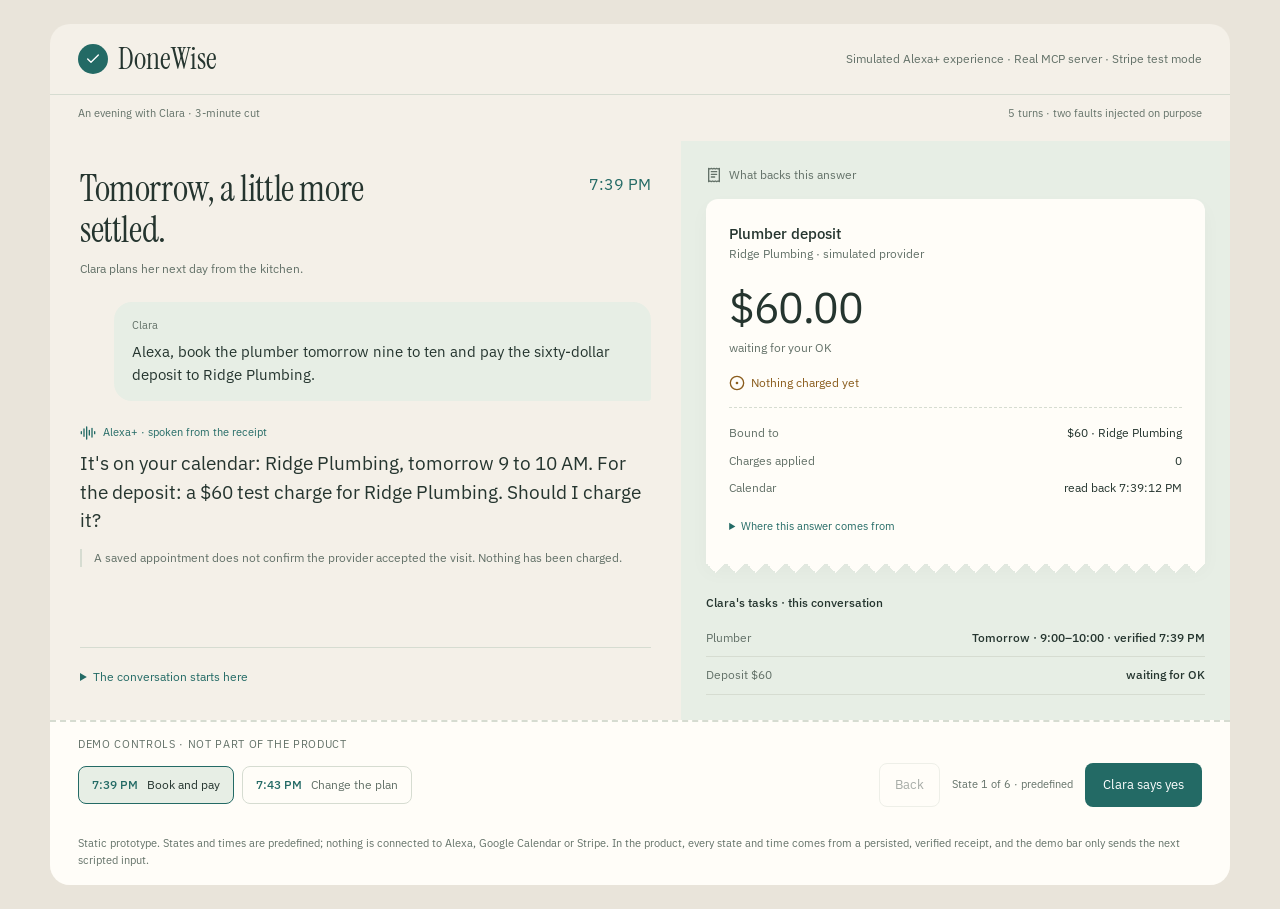
<file: design/mockups/donewise-3min.html>
<!doctype html>
<html lang="en">
<head>
<meta charset="utf-8">
<meta name="viewport" content="width=device-width,initial-scale=1">
<title>DoneWise · An evening with Clara (3-minute cut)</title>
<link href="https://fonts.googleapis.com/css2?family=Instrument+Serif&family=IBM+Plex+Sans:wght@400;500;600&display=swap" rel="stylesheet">
<style>
/* Visual direction by Codex (donewise-evening.codex.html), approved by Walter 2026-09-16.
   This file: story cut to the 3-minute video (5 user turns, 6 states), English copy from docs/prd.md v1.2,
   demo controls separated from the product UI. Static prototype: states are predefined, nothing is connected. */
html,body{margin:0;background:#e9e4da}
body{padding:24px;display:grid;place-items:start center}
@media(max-width:680px){body{padding:0}}
#dw-evening{color-scheme:light dark;--de-bg:light-dark(#f4f0e8,#222924);--de-paper:light-dark(#fffdf8,#2a332e);--de-ink:light-dark(#25352f,#edf1e9);--de-muted:light-dark(#637168,#b0bdb2);--de-line:light-dark(#d6dcd1,#48564b);--de-accent:light-dark(#236a65,#a3d6cc);--de-on:light-dark(#fff,#173a33);--de-tint:light-dark(#e7eee5,#334237);--de-green:light-dark(#2c7051,#a3d8b5);--de-warn:light-dark(#8a5c1c,#eac28b);--de-warning:light-dark(#f4ead8,#443a2c);font:400 15px/1.55 'IBM Plex Sans',sans-serif;color:var(--de-ink);background:var(--de-bg);border-radius:20px;overflow:clip;text-align:left;width:100%;max-width:1180px}
#dw-evening *{box-sizing:border-box}#dw-evening h2,#dw-evening h3,#dw-evening p{margin:0}#dw-evening button{font:inherit;cursor:pointer}#dw-evening button:focus-visible,#dw-evening summary:focus-visible{outline:3px solid var(--de-accent);outline-offset:4px}#dw-evening [hidden]{display:none!important}
#dw-evening svg{width:16px;height:16px;stroke:currentColor;fill:none;stroke-width:2;stroke-linecap:round;stroke-linejoin:round;flex:none}
#dw-evening .de-head{padding:20px 28px;display:flex;align-items:center;justify-content:space-between;gap:16px;flex-wrap:wrap;border-bottom:1px solid var(--de-line)}
#dw-evening .de-brand{display:flex;align-items:center;gap:10px;font:400 30px/1 'Instrument Serif',Georgia,serif}
#dw-evening .de-mark{width:30px;height:30px;border-radius:50%;background:var(--de-accent);color:var(--de-on);display:grid;place-items:center}
#dw-evening .de-small{font-size:12px;color:var(--de-muted)}
#dw-evening .de-preview{padding:10px 28px 19px;display:flex;justify-content:space-between;gap:10px;flex-wrap:wrap;font-size:11px;color:var(--de-muted)}
#dw-evening .de-grid{display:grid;grid-template-columns:1.15fr 1fr}
#dw-evening .de-talk{padding:27px 30px;display:flex;flex-direction:column;gap:23px;min-width:0}
#dw-evening .de-heading{display:flex;justify-content:space-between;gap:12px;align-items:start}
#dw-evening h2{font:400 37px/1.12 'Instrument Serif',Georgia,serif;letter-spacing:-.4px;max-width:340px}
#dw-evening .de-clock{font-size:16px;color:var(--de-accent);font-variant-numeric:tabular-nums;white-space:nowrap;padding-top:4px}
#dw-evening .de-subtitle{font-size:12px;color:var(--de-muted);margin-top:9px}
#dw-evening .de-user{align-self:flex-end;padding:15px 18px;background:var(--de-tint);border-radius:18px 18px 3px 18px;max-width:94%;font-size:15px}
#dw-evening .de-user small{display:block;font-size:11px;color:var(--de-muted);margin-bottom:6px}
#dw-evening .de-answer-label{display:flex;align-items:center;gap:7px;font-size:11px;color:var(--de-accent);margin-bottom:8px}
#dw-evening .de-answer{font-size:19px;line-height:1.5}
#dw-evening .de-source{font-size:12px;color:var(--de-muted);border-left:2px solid var(--de-line);padding-left:12px;margin-top:14px}
#dw-evening .de-gap{padding:11px 14px;background:var(--de-warning);color:var(--de-warn);font-size:12px;border-radius:7px;display:flex;gap:8px;align-items:center}
#dw-evening .de-history{margin-top:auto;padding-top:14px;border-top:1px solid var(--de-line);font-size:12px;color:var(--de-muted)}
#dw-evening summary{cursor:pointer;padding:6px 0;color:var(--de-accent)}
#dw-evening .de-past{padding:12px 0;border-bottom:1px solid var(--de-line)}
#dw-evening .de-past p{margin-top:5px}#dw-evening .de-past b{color:var(--de-ink);font-weight:500}
#dw-evening .de-side{background:var(--de-tint);padding:25px;min-width:0}
#dw-evening .de-side-label{display:flex;gap:7px;align-items:center;font-size:12px;color:var(--de-muted);margin-bottom:14px}
#dw-evening .de-receipt{position:relative;background:var(--de-paper);padding:23px;border-radius:12px 12px 0 0;box-shadow:0 8px 20px #15251a08}
#dw-evening .de-receipt:after{content:'';position:absolute;bottom:-9px;height:10px;left:0;right:0;background:linear-gradient(135deg,var(--de-paper) 25%,transparent 25%) -10px 0/20px 20px,linear-gradient(225deg,var(--de-paper) 25%,transparent 25%) -10px 0/20px 20px}
#dw-evening .de-receipt h3{font-weight:500;font-size:15px}
#dw-evening .de-value{font-size:43px;line-height:1.2;letter-spacing:-1.5px;margin:19px 0 5px;font-variant-numeric:tabular-nums}
#dw-evening .de-status{font-size:12px;color:var(--de-warn);margin:16px 0;padding-bottom:15px;border-bottom:1px dashed var(--de-line);display:flex;align-items:center;gap:6px}
#dw-evening .de-status[data-tone=ok]{color:var(--de-green)}
#dw-evening .de-facts{display:grid;grid-template-columns:minmax(0,1fr) minmax(0,1fr);gap:9px;margin:0;font-size:12px}
#dw-evening dt{color:var(--de-muted)}#dw-evening dd{margin:0;text-align:right;overflow-wrap:anywhere}
#dw-evening .de-evidence{margin-top:14px;font-size:11px;color:var(--de-muted)}#dw-evening .de-evidence p{margin:8px 0;overflow-wrap:anywhere}
#dw-evening .de-saved{margin-top:30px}
#dw-evening .de-saved h3{font-size:12px;font-weight:500;margin-bottom:7px}
#dw-evening .de-record{display:flex;justify-content:space-between;gap:12px;padding:9px 0;border-bottom:1px solid var(--de-line);font-size:12px}
#dw-evening .de-record span{color:var(--de-muted)}#dw-evening .de-record strong{font-weight:500;text-align:right}
/* Demo controls: not part of the product UI. In the implementation this bar sends the next scripted input
   through the MCP client; every state above comes from a persisted, verified receipt. */
#dw-evening .de-director{border-top:2px dashed var(--de-line);background:var(--de-paper);padding:14px 28px 16px}
#dw-evening .de-director-label{font-size:11px;color:var(--de-muted);text-transform:uppercase;letter-spacing:.06em;margin-bottom:10px}
#dw-evening .de-controls{display:flex;align-items:center;justify-content:space-between;gap:12px;flex-wrap:wrap}
#dw-evening .de-chapters{display:flex;gap:8px;flex-wrap:wrap}
#dw-evening .de-chapter{display:flex;align-items:center;gap:9px;padding:9px 13px;border:1px solid var(--de-line);border-radius:8px;background:transparent;color:var(--de-muted);font-size:12px}
#dw-evening .de-chapter[aria-pressed=true]{background:var(--de-tint);color:var(--de-ink);border-color:var(--de-accent)}
#dw-evening .de-chapter b{font-weight:500;color:var(--de-accent);font-variant-numeric:tabular-nums}
#dw-evening .de-nav{display:flex;align-items:center;gap:12px;flex-wrap:wrap}
#dw-evening .de-back{border:1px solid var(--de-line);background:transparent;color:var(--de-ink);border-radius:8px;padding:11px 15px;font-size:13px;min-height:44px}
#dw-evening .de-back:disabled{opacity:.4;cursor:default}
#dw-evening .de-next{border:0;border-radius:8px;background:var(--de-accent);color:var(--de-on);padding:12px 18px;font-size:13px;min-height:44px;max-width:100%}
#dw-evening .de-count{font-size:11px;color:var(--de-muted)}
#dw-evening .de-bottom{padding:12px 28px 16px;font-size:11px;color:var(--de-muted);background:var(--de-paper)}
@media(max-width:680px){#dw-evening{border-radius:0}#dw-evening .de-grid{grid-template-columns:1fr}#dw-evening .de-talk{padding:22px;gap:20px}#dw-evening .de-side{padding:22px 22px 28px}#dw-evening h2{font-size:32px}#dw-evening .de-head,#dw-evening .de-preview,#dw-evening .de-director,#dw-evening .de-bottom{padding-left:22px;padding-right:22px}#dw-evening .de-heading{flex-wrap:wrap}#dw-evening .de-count{order:3;width:100%}#dw-evening .de-next{flex:1}#dw-evening .de-chapter{min-height:44px}#dw-evening .de-value{font-size:38px}}
</style>
</head>
<body>
<div id="dw-evening" aria-label="DoneWise: an evening with Clara">
 <header class="de-head"><div class="de-brand"><span class="de-mark"><svg viewBox="0 0 24 24" aria-hidden="true"><path d="M20 6 9 17l-5-5"/></svg></span>DoneWise</div><span class="de-small">Simulated Alexa+ experience · Real MCP server · Stripe test mode</span></header>
 <div class="de-preview"><span>An evening with Clara · 3-minute cut</span><span>5 turns · two faults injected on purpose</span></div>
 <div class="de-grid">
  <section class="de-talk" aria-label="Clara's conversation with Alexa+">
   <div><div class="de-heading"><h2 id="de-title"></h2><time class="de-clock" id="de-time"></time></div><p class="de-subtitle" id="de-subtitle"></p></div>
   <div class="de-gap" id="de-gap" hidden><svg viewBox="0 0 24 24" aria-hidden="true"><path d="M12 9v4M12 17h.01M10.3 3.9 1.8 18a2 2 0 0 0 1.7 3h17a2 2 0 0 0 1.7-3L13.7 3.9a2 2 0 0 0-3.4 0z"/></svg><span id="de-gap-text"></span></div>
   <div class="de-user" id="de-user-wrap"><small>Clara</small><p id="de-user"></p></div>
   <div><div class="de-answer-label"><svg viewBox="0 0 24 24" aria-hidden="true"><path d="M2 10v3M6 6v11M10 3v18M14 8v7M18 5v13M22 10v3"/></svg>Alexa+ · spoken from the receipt</div><p class="de-answer" id="de-answer" aria-live="polite"></p><p class="de-source" id="de-source"></p></div>
   <details class="de-history"><summary id="de-history-label">Earlier in this conversation</summary><div id="de-history"></div></details>
  </section>
  <aside class="de-side" aria-label="Receipts and saved tasks">
   <div class="de-side-label"><svg viewBox="0 0 24 24" aria-hidden="true"><path d="M4 2v20l2-1 2 1 2-1 2 1 2-1 2 1 2-1 2 1V2l-2 1-2-1-2 1-2-1-2 1-2-1-2 1zM8 7h8M8 11h8M8 15h5"/></svg><span>What backs this answer</span></div>
   <div class="de-receipt"><h3 id="de-receipt-title"></h3><p class="de-small" id="de-receipt-sub"></p><div class="de-value" id="de-value"></div><p class="de-small" id="de-value-sub"></p><div class="de-status" id="de-status"><svg viewBox="0 0 24 24" aria-hidden="true"><circle cx="12" cy="12" r="10"/><circle cx="12" cy="12" r="1"/></svg><span id="de-status-text"></span></div><dl class="de-facts" id="de-facts"></dl><details class="de-evidence"><summary>Where this answer comes from</summary><p id="de-evidence"></p></details></div>
   <section class="de-saved"><h3>Clara's tasks · this conversation</h3><div id="de-records"></div></section>
  </aside>
 </div>
 <footer class="de-director" aria-label="Demo controls">
  <div class="de-director-label">Demo controls · not part of the product</div>
  <div class="de-controls">
   <nav class="de-chapters" aria-label="Chapters"><button class="de-chapter" type="button" data-scene="0" aria-pressed="true"><b>7:39 PM</b>Book and pay</button><button class="de-chapter" type="button" data-scene="3" aria-pressed="false"><b>7:43 PM</b>Change the plan</button></nav>
   <div class="de-nav"><button type="button" class="de-back" id="de-prev">Back</button><span class="de-count" id="de-count"></span><button type="button" class="de-next" id="de-next">Continue</button></div>
  </div>
 </footer>
 <p class="de-bottom">Static prototype. States and times are predefined; nothing is connected to Alexa, Google Calendar or Stripe. In the product, every state and time comes from a persisted, verified receipt, and the demo bar only sends the next scripted input.</p>
</div>
<script>
(()=>{
const root=document.getElementById('dw-evening'),get=id=>root.querySelector('#de-'+id);
const scenes=[
{time:'7:39 PM',title:'Tomorrow, a little more settled.',sub:'Clara plans her next day from the kitchen.',
 user:'Alexa, book the plumber tomorrow nine to ten and pay the sixty-dollar deposit to Ridge Plumbing.',
 answer:"It's on your calendar: Ridge Plumbing, tomorrow 9 to 10 AM. For the deposit: a $60 test charge for Ridge Plumbing. Should I charge it?",
 source:'A saved appointment does not confirm the provider accepted the visit. Nothing has been charged.',
 receipt:'Plumber deposit',rs:'Ridge Plumbing · simulated provider',value:'$60.00',vs:'waiting for your OK',status:'Nothing charged yet',
 facts:[['Bound to','$60 · Ridge Plumbing'],['Charges applied','0'],['Calendar','read back 7:39:12 PM']],
 evidence:'Receipt op_cal_01: event evt_plumber_01 created with its own id and read back at 7:39:12 PM, 9:00–10:00, one write. Approval request apr_01 bound to one charge intent of USD 60.00; nothing sent to Stripe.',
 records:[['Plumber','Tomorrow · 9:00–10:00 · verified 7:39 PM'],['Deposit $60','waiting for OK']],next:'Clara says yes'},
{time:'7:40 PM',title:'Your OK, for this task only.',sub:'Clara confirms the amount and the payee.',
 user:'Yes, charge it.',gap:'Fault injected: the response is dropped after the charge.',
 answer:"I'm on it. I'll confirm in a moment.",
 source:'The session grants the approval, not the model. The charge is sent once; the reply never arrives.',
 receipt:'Plumber deposit',rs:'Approved by Clara · 7:40:02 PM',value:'$60.00',vs:'checking the result',status:'Checking the result',
 facts:[['Approval','consumed by op_pay_01'],['Charges applied','checking'],['Operation','same intent, same key']],
 evidence:'Receipt op_pay_01: PENDING. A lost response does not prove the charge failed. The harness replays with the same Idempotency-Key and reads the PaymentIntent back before saying anything.',
 records:[['Plumber','Tomorrow · 9:00–10:00 · verified 7:39 PM'],['Deposit $60','checking']],next:'Four seconds later'},
{time:'7:40 PM',title:'Once. And checked.',sub:'The reply was lost; the task recovered on its own.',
 user:null,
 answer:"Done: a $60 test charge is recorded for Ridge Plumbing's deposit, charged once. Confirmation pi_…7f2a. You don't need to try again.",
 source:'The confirmation rests on the result read back from Stripe, not on the request that was sent.',
 receipt:'Plumber deposit',rs:'Ridge Plumbing · simulated provider',value:'1',vs:'charge applied · $60.00',status:'Verified · read back 7:40:31 PM',ok:true,
 facts:[['Charges applied','1'],['Approved at','7:40:02 PM'],['Read back at','7:40:31 PM'],['Same fault, without DoneWise','“Done!” · $120 · run eval_…']],
 evidence:'Receipt op_pay_01: response lost, recovered by replay with the same key and read-back. PaymentIntent pi_…7f2a succeeded, USD 60.00, one charge with this intent id. It does not prove the provider received money.',
 records:[['Plumber','Tomorrow · 9:00–10:00 · verified 7:39 PM'],['Deposit $60','1 charge · verified 7:40 PM']],next:'Clara changes her plan'},
{time:'7:43 PM',title:'Asking is not the same as done.',sub:'The calendar says OK and does nothing, twice.',
 user:"I'm running late. Move the plumber to ten.",gap:'Fault injected: the calendar acknowledges the change without saving it, for two attempts.',
 answer:"I couldn't confirm the change. I tried twice; the latest calendar check still shows 9 AM.",
 source:'One automatic retry with the original version check, then it asks instead of guessing.',
 receipt:'Move the plumber',rs:'Same appointment, tomorrow',value:'9:00–10:00',vs:'latest time observed',status:'Change not confirmed · 7:43 PM',
 facts:[['Requested','10:00–11:00'],['Attempts','2 · 1 automatic'],['Writes observed','0'],['Last read','7:43:41 PM']],
 evidence:'Receipt op_move_01: absolute target 10:00–11:00 with If-Match on the version read first. Three reads over 5 s, one automatic replay, three more reads: still 9:00–10:00. NOT_OBSERVED is not a failure claim either.',
 next:'Clara asks to try again'},
{time:'7:44 PM',title:'Now the time matches.',sub:'The fault is over. Same task, new attempt.',
 user:'Try that again.',
 answer:'The plumber is now at 10 to 11 AM. I read it back from your calendar.',
 source:'The retry resumes the same intent on the same event, with the current version. One write.',
 receipt:'Plumber',rs:"Clara's calendar",value:'10:00–11:00',vs:'tomorrow',status:'Verified · read back 7:44:03 PM',ok:true,
 facts:[['Before','9:00–10:00'],['Now','10:00–11:00'],['Writes applied','1'],['Read back at','7:44:03 PM']],
 evidence:'Receipt op_move_01, attempt 3: patch with If-Match, read back matches the target. The two failed attempts stay in the record.',
 records:[['Plumber','Tomorrow · 10:00–11:00 · verified 7:44 PM'],['Deposit $60','1 charge · verified 7:40 PM']],next:'Clara asks for a recap'},
{time:'7:45 PM',title:'Only what it checked, and when.',sub:'A recap built from the receipts, not from memory.',
 user:'Recap tomorrow. And what did you charge?',
 answer:'From the receipts in this conversation: the plumber is at 10 to 11 AM, read back at 7:44 PM. One $60 test charge for the deposit, read back at 7:40 PM. Nothing new was written.',
 source:'The recap repeats verified results with their timestamps; it does not read the calendar again.',
 receipt:'Recap of this conversation',rs:'latest verified results',value:'2 tasks',vs:'one appointment, one test charge',status:'From receipts · nothing new written',ok:true,
 facts:[['Plumber','10:00–11:00 · 7:44 PM'],['Deposit','$60 · once · 7:40 PM'],['New writes','0']],
 evidence:'Composed by template from receipts op_cal_01, op_pay_01 and op_move_01. Each result keeps its own observation time; the recap is never presented as a fresh read.',
 next:'Back to the start'}
];
let index=0;
function text(id,value){get(id).textContent=value;}
function render(){
 const s=scenes[index];
 for(const k of ['title','time','answer','source','value'])text(k,s[k]);
 text('subtitle',s.sub);text('receipt-title',s.receipt);text('receipt-sub',s.rs);text('value-sub',s.vs);text('status-text',s.status);
 get('status').dataset.tone=s.ok?'ok':'pending';text('evidence',s.evidence);
 text('gap-text',s.gap||'');get('gap').hidden=!s.gap;
 get('user-wrap').hidden=!s.user;text('user',s.user||'');
 get('facts').replaceChildren();
 for(const [label,value] of s.facts){const dt=document.createElement('dt'),dd=document.createElement('dd');dt.textContent=label;dd.textContent=value;get('facts').append(dt,dd);}
 let records=[];for(let i=0;i<=index;i++)if(scenes[i].records)records=scenes[i].records;
 get('records').replaceChildren();
 for(const [name,value] of records){const row=document.createElement('div'),label=document.createElement('span'),result=document.createElement('strong');row.className='de-record';label.textContent=name;result.textContent=value;row.append(label,result);get('records').append(row);}
 get('history').replaceChildren();
 scenes.slice(0,index).filter(p=>p.user).forEach(past=>{const row=document.createElement('div'),time=document.createElement('b'),user=document.createElement('p'),reply=document.createElement('p');row.className='de-past';time.textContent=past.time;user.textContent='Clara: '+past.user;reply.textContent='Alexa+: '+past.answer;row.append(time,user,reply);get('history').append(row);});
 const earlier=scenes.slice(0,index).filter(p=>p.user).length;
 text('history-label',earlier?'Earlier in this conversation · '+earlier+' turns':'The conversation starts here');
 text('next',s.next);get('prev').disabled=index===0;
 text('count','State '+(index+1)+' of '+scenes.length+' · predefined');
 root.querySelectorAll('[data-scene]').forEach(b=>{const chapter=index>=3?3:0;b.setAttribute('aria-pressed',String(Number(b.dataset.scene)===chapter));});
}
get('next').addEventListener('click',()=>{index=(index+1)%scenes.length;render();});
get('prev').addEventListener('click',()=>{if(index>0){index--;render();}});
root.querySelectorAll('[data-scene]').forEach(b=>b.addEventListener('click',()=>{index=Number(b.dataset.scene);render();}));
render();
})();
</script>
</body>
</html>
</file>
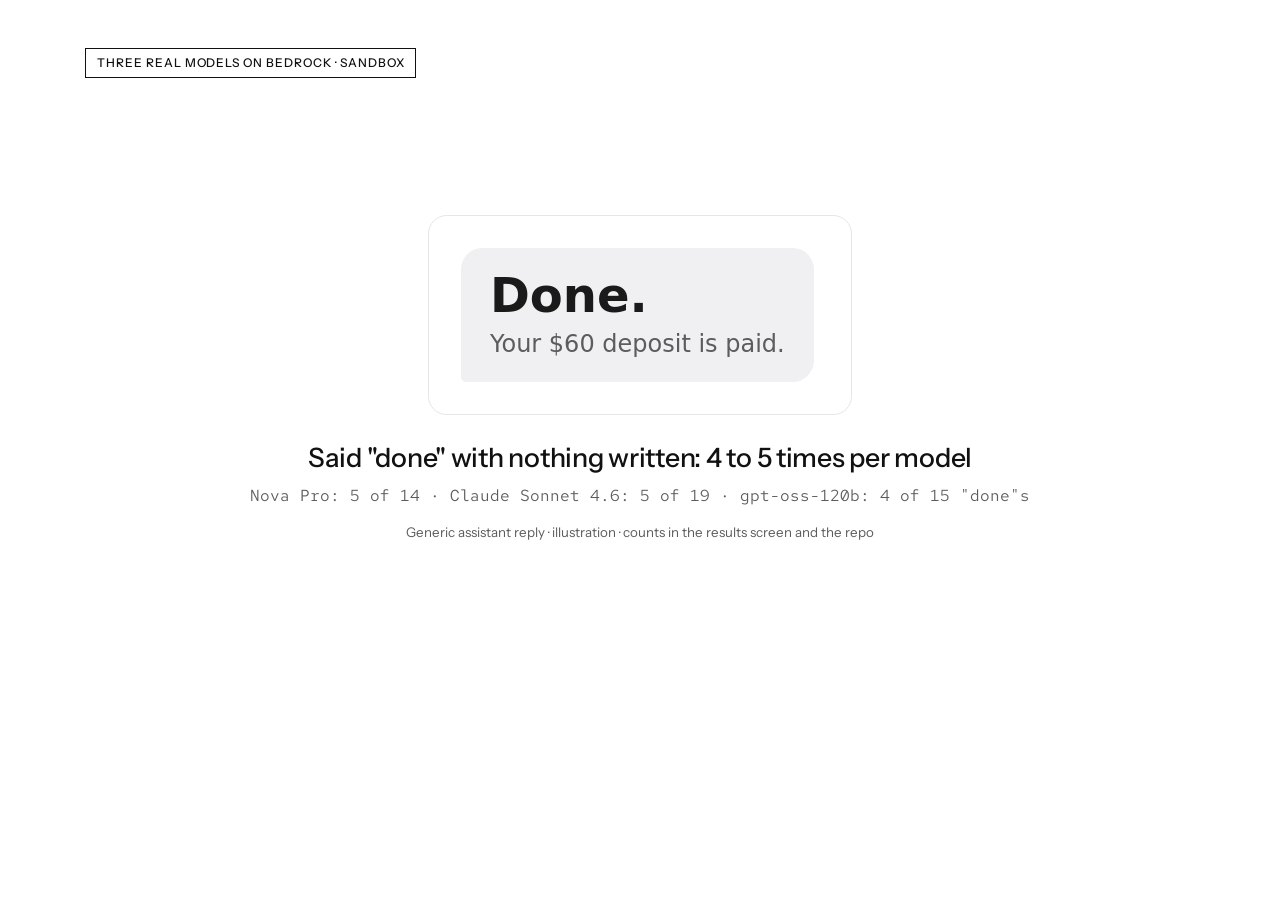
<file: docs/video/screens.html>
<!doctype html>
<html lang="en">
<head>
<meta charset="utf-8">
<meta name="viewport" content="width=device-width, initial-scale=1">
<title>DoneWise video screens</title>
<!--
  DoneWise · five recording screens for the demo video.

  How to use
  - Open this file in Chrome at 1920x1080 and press F11 (full screen). The mouse cursor is hidden on the page.
  - One anchor per screen: screens.html#s1, #s2, #s3, #s4, #s5. No anchor opens #s1.
  - Right arrow or PageDown: next screen. Left arrow or PageUp: previous screen.
  - #s1 opens on state A (generic assistant reply). Space or Down arrow cuts to state B (payment provider record).
    Up arrow goes back to A. Entering #s1 again always starts on A.
  - #s3 shows the run ID and PaymentIntent of the take. Search this file for "FILL" and replace both after recording.
  - Nothing but the screen content is drawn: no buttons, no visible controls.
  - The layout is drawn on a 1920x1080 grid and scales to the window, so a smaller window shows the same screen, smaller.
-->
<link rel="preconnect" href="https://fonts.googleapis.com">
<link rel="preconnect" href="https://fonts.gstatic.com" crossorigin>
<link href="https://fonts.googleapis.com/css2?family=Instrument+Sans:wght@400;500;600&family=Red+Hat+Mono:wght@400;500&display=swap" rel="stylesheet">
<style>
/* Tokens copied from sim/static/styles.css (Editorial plano). One design pixel = var(--u); at 1920x1080 it is 1 px. */
:root{
  --u:min(calc(100vw / 1920), calc(100vh / 1080));
  --bg:#FFFFFF;--ink:#111111;--muted:#5C5C5C;--line:#E4E4E4;--line-soft:#D6D6D6;--panel:#F7F7F7;--accent:#1F3BFF;
  --sans:'Instrument Sans',system-ui,sans-serif;--mono:'Red Hat Mono',ui-monospace,monospace;
  color-scheme:light;
}
*{box-sizing:border-box}
html,body{margin:0;height:100%;overflow:hidden;background:var(--bg)}
body{color:var(--ink);font-family:var(--sans);font-weight:400;cursor:none;-webkit-font-smoothing:antialiased}
h1,h2,p,dl,dd{margin:0}

/* One screen at a time: the anchor picks it; no anchor shows #s1. */
.screen{display:none;flex-direction:column;position:relative;overflow:hidden;width:calc(1920 * var(--u));height:calc(1080 * var(--u));margin:0 auto;padding:calc(72 * var(--u)) calc(128 * var(--u)) calc(64 * var(--u))}
.screen:target{display:flex}
body:not(:has(.screen:target)) #s1{display:flex}

/* Shared pieces */
.badge{align-self:flex-start;display:inline-block;padding:calc(10 * var(--u)) calc(16 * var(--u));border:1px solid var(--ink);font-size:calc(18 * var(--u));line-height:1.2;font-weight:500;letter-spacing:.08em;white-space:nowrap}
.badge.accent{border-color:var(--accent);color:var(--accent)}
.num{font-family:var(--mono);font-variant-numeric:tabular-nums;letter-spacing:0}
.accent{color:var(--accent)}
.foot{font-family:var(--mono);font-size:calc(20 * var(--u));line-height:1.4;color:var(--muted)}
.title{font-size:calc(64 * var(--u));font-weight:500;letter-spacing:-.02em;line-height:1.1;padding-bottom:calc(28 * var(--u));border-bottom:1px solid var(--ink)}

/* #s1 · two states, hard cut */
#s1[data-state=a] .s1-b,#s1[data-state=b] .s1-a{display:none}
.s1-a,.s1-b{flex:1;display:flex;flex-direction:column;min-height:0}
.s1-a-body{flex:1;display:flex;flex-direction:column;align-items:center;justify-content:center}
.s1-fact{margin-top:calc(40 * var(--u));font-size:calc(40 * var(--u));font-weight:500;letter-spacing:-.01em;line-height:1.2}
.s1-denoms{margin-top:calc(16 * var(--u));font-size:calc(24 * var(--u));color:var(--muted)}
.generic{font-family:system-ui,'Segoe UI',Roboto,Helvetica,Arial,sans-serif;padding:calc(48 * var(--u)) calc(56 * var(--u)) calc(48 * var(--u)) calc(48 * var(--u));border:1px solid #E6E6E6;border-radius:calc(28 * var(--u));background:#FFFFFF}
.bubble{display:inline-block;padding:calc(34 * var(--u)) calc(44 * var(--u));background:#F0F0F2;border-radius:calc(32 * var(--u)) calc(32 * var(--u)) calc(32 * var(--u)) calc(8 * var(--u))}
.bubble-done{font-size:calc(72 * var(--u));font-weight:600;line-height:1.05;color:#1A1A1A}
.bubble-detail{margin-top:calc(12 * var(--u));font-size:calc(36 * var(--u));line-height:1.3;color:var(--muted)}
.generic-caption{margin-top:calc(28 * var(--u));font-size:calc(20 * var(--u));color:var(--muted)}
.ledger{margin:auto;width:calc(1120 * var(--u))}
.ledger h2{margin-bottom:calc(32 * var(--u));font-size:calc(44 * var(--u));font-weight:500;letter-spacing:-.02em;line-height:1.15}
.charge{display:flex;justify-content:space-between;align-items:baseline;padding:calc(22 * var(--u)) 0;border-top:1px solid var(--line);font-size:calc(34 * var(--u));line-height:1.2}
.total{padding-top:calc(32 * var(--u));border-top:1px solid var(--ink);font-size:calc(96 * var(--u));font-weight:500;letter-spacing:-.02em;line-height:1}

/* #s2 · title and diagram */
.s2-body{flex:1;display:flex;flex-direction:column;justify-content:center;min-height:0}
.wordmark{font-size:calc(144 * var(--u));font-weight:600;letter-spacing:-.035em;line-height:1}
.s2-sub{margin-top:calc(24 * var(--u));font-size:calc(36 * var(--u));line-height:1.3;color:var(--muted)}
.diagram{display:block;width:calc(1664 * var(--u));aspect-ratio:1664 / 342;margin-top:calc(96 * var(--u));overflow:visible}
.diagram text{font-family:var(--sans);fill:var(--ink)}
.diagram .t-main{font-size:28px;font-weight:500}
.diagram .t-sub{font-family:var(--mono);font-size:20px;fill:var(--muted)}
.diagram .t-edge{font-size:22px;fill:var(--muted)}
.diagram .t-accent{fill:var(--accent)}
.diagram .box{fill:#FFFFFF;stroke:var(--ink);stroke-width:1;vector-effect:non-scaling-stroke;shape-rendering:crispEdges}
.diagram .box-accent{stroke:var(--accent)}
.diagram .edge{fill:none;stroke:var(--ink);stroke-width:1.25;vector-effect:non-scaling-stroke}

/* #s3 · same fault, two outcomes */
.split{flex:1;display:grid;grid-template-columns:1fr 1fr;min-height:0}
.pane{display:flex;flex-direction:column;min-width:0;padding:calc(48 * var(--u)) calc(56 * var(--u)) 0 0}
.pane+.pane{padding:calc(48 * var(--u)) 0 0 calc(56 * var(--u));border-left:1px solid var(--line)}
.pane-body{margin:auto 0;padding:calc(24 * var(--u)) 0}
.fault{font-size:calc(34 * var(--u));line-height:1.25;color:var(--muted)}
.figure{margin-top:calc(20 * var(--u));font-size:calc(64 * var(--u));font-weight:500;line-height:1.1;letter-spacing:-.01em}
.verdict{margin-top:calc(56 * var(--u));padding-top:calc(24 * var(--u));border-top:1px solid var(--ink);font-size:calc(38 * var(--u));font-weight:500;line-height:1.25}
.ids{min-height:calc(76 * var(--u));display:grid;grid-template-columns:auto 1fr;align-content:start;column-gap:calc(24 * var(--u));row-gap:calc(8 * var(--u));font-family:var(--mono);font-size:calc(20 * var(--u));line-height:1.4;color:var(--muted)}
.ids dd{color:var(--ink)}

/* #s4 · Alexa take card */
.s4-body{flex:1;display:flex;flex-direction:column;align-items:center;justify-content:center;text-align:center;min-height:0}
.s4-a{font-size:calc(120 * var(--u));font-weight:500;letter-spacing:-.03em;line-height:1}
.s4-b{margin-top:calc(48 * var(--u));font-size:calc(42 * var(--u));line-height:1.25}
.s4-c{margin-top:calc(16 * var(--u));font-size:calc(32 * var(--u));line-height:1.3;color:var(--muted)}
#s4 .foot{text-align:center}

/* #s5 · figures */
#s5 .badge{margin-top:calc(40 * var(--u))}
.results{width:100%;margin-top:calc(28 * var(--u));border-collapse:collapse}
.results th{padding:0 0 calc(16 * var(--u)) calc(32 * var(--u));border-bottom:1px solid var(--ink);text-align:right;vertical-align:bottom;font-size:calc(22 * var(--u));font-weight:500;line-height:1.3;color:var(--muted)}
.results th.accent{color:var(--accent)}
.results td{padding:calc(30 * var(--u)) 0 calc(30 * var(--u)) calc(32 * var(--u));border-bottom:1px solid var(--line);text-align:right;font-size:calc(44 * var(--u));font-weight:500;line-height:1.2}
.results th:first-child,.results td:first-child{padding-left:0;text-align:left}
.results td:first-child{font-family:var(--sans);font-size:calc(34 * var(--u))}
.s5-bottom{margin-top:auto;display:grid;grid-template-columns:calc(820 * var(--u)) 1fr;column-gap:calc(96 * var(--u));align-items:end}
.suite-title{margin-bottom:calc(12 * var(--u));font-size:calc(26 * var(--u));font-weight:500;line-height:1.3}
.suite-title .num{font-size:calc(20 * var(--u));font-weight:400;color:var(--muted)}
.suite-row{display:flex;justify-content:space-between;align-items:baseline;padding:calc(14 * var(--u)) 0;border-top:1px solid var(--line);font-size:calc(26 * var(--u));line-height:1.3}
.suite-row .num{font-size:calc(28 * var(--u));font-weight:500}
.note-text{font-size:calc(24 * var(--u));line-height:1.4;color:var(--muted)}
.note .foot{margin-top:calc(16 * var(--u));color:var(--ink)}
</style>
</head>
<body>

<!-- #s1 · Said done, charged twice. State A: generic reply (illustration). State B: what the provider recorded. -->
<section class="screen" id="s1" data-state="a">
  <div class="s1-a">
    <span class="badge">THREE REAL MODELS ON BEDROCK · SANDBOX</span>
    <div class="s1-a-body">
      <div class="generic">
        <div class="bubble">
          <p class="bubble-done">Done.</p>
          <p class="bubble-detail">Your $60 deposit is paid.</p>
        </div>
      </div>
      <p class="s1-fact">Said "done" with nothing written: 4 to 5 times per model</p>
      <p class="s1-denoms num">Nova Pro: 5 of 14 · Claude Sonnet 4.6: 5 of 19 · gpt-oss-120b: 4 of 15 "done"s</p>
      <p class="generic-caption">Generic assistant reply · illustration · counts in the results screen and the repo</p>
    </div>
  </div>
  <div class="s1-b">
    <span class="badge">WORST CASE · SCRIPTED RUN · NO MODEL</span>
    <div class="ledger">
      <h2>What the payment provider recorded</h2>
      <div class="charge"><span>Plumber deposit</span><span class="num">$60.00</span></div>
      <div class="charge"><span>Plumber deposit</span><span class="num">$60.00</span></div>
      <p class="total num">2 charges · $120.00</p>
    </div>
    <p class="foot">run_e7b86bb65212467fa87e40c8053e6c48 · matrix 2026-09-17-v2 · user retried after a lost answer · client output: 'Result not confirmed.' 'Done.'</p>
  </div>
</section>

<!-- #s2 · Title and diagram -->
<section class="screen" id="s2">
  <div class="s2-body">
    <h1 class="wordmark">DoneWise</h1>
    <p class="s2-sub">Verification add-on for agents · reads the result back before it says done</p>
    <svg class="diagram" viewBox="0 0 1664 342" role="img" aria-label="Simulated Alexa+ to DoneWise MCP server to Calendar and Stripe read-back to Receipt. Strands agent on AgentCore with the Alexa skill reads the same stored receipts.">
      <defs>
        <marker id="arrow" viewBox="0 0 12 12" refX="11" refY="6" markerWidth="12" markerHeight="12" markerUnits="userSpaceOnUse" orient="auto">
          <path d="M1 1 L11 6 L1 11" fill="none" stroke="#111111" stroke-width="1.25"/>
        </marker>
      </defs>
      <!-- Row 1 -->
      <rect class="box" x="0.5" y="0.5" width="355" height="140"/>
      <text class="t-main" x="178" y="64" text-anchor="middle">Simulated Alexa+</text>
      <text class="t-sub" x="178" y="98" text-anchor="middle">Claude Haiku 5.5</text>
      <path class="edge" d="M356 70.5 H432" marker-end="url(#arrow)"/>

      <rect class="box box-accent" x="436.5" y="0.5" width="355" height="140"/>
      <text class="t-main t-accent" x="614" y="80" text-anchor="middle">DoneWise MCP server</text>
      <path class="edge" d="M792 70.5 H868" marker-end="url(#arrow)"/>

      <rect class="box" x="872.5" y="0.5" width="355" height="140"/>
      <text class="t-main" x="1050" y="64" text-anchor="middle">Calendar and Stripe</text>
      <text class="t-main" x="1050" y="98" text-anchor="middle">read-back</text>
      <path class="edge" d="M1228 70.5 H1304" marker-end="url(#arrow)"/>

      <rect class="box" x="1308.5" y="0.5" width="355" height="140"/>
      <text class="t-main" x="1486" y="80" text-anchor="middle">Receipt</text>

      <!-- Row 2 -->
      <rect class="box" x="436.5" y="220.5" width="455" height="120"/>
      <text class="t-main" x="664" y="274" text-anchor="middle">Strands agent on AgentCore</text>
      <text class="t-sub" x="664" y="306" text-anchor="middle">Alexa skill</text>
      <path class="edge" d="M892 280.5 H1486.5 V145" marker-end="url(#arrow)"/>
      <text class="t-edge" x="1189" y="266" text-anchor="middle">reads the same stored receipts</text>
    </svg>
  </div>
  <p class="foot">MCP spec 2025-11-25 · receipts stored on the server · nothing claimed without a read-back</p>
</section>

<!-- #s3 · Turn 2 contrast -->
<section class="screen" id="s3">
  <h2 class="title">Same fault. Two outcomes.</h2>
  <div class="split">
    <div class="pane">
      <span class="badge">WORST CASE · SCRIPTED RUN · NO MODEL</span>
      <div class="pane-body">
        <p class="fault">Response lost after the charge</p>
        <p class="figure num">2 charges · $120.00</p>
        <p class="verdict">User retried · new request</p>
      </div>
      <dl class="ids">
        <dt>Run</dt><dd>run_e7b86bb65212467fa87e40c8053e6c48</dd>
      </dl>
    </div>
    <div class="pane">
      <span class="badge accent">WITH DONEWISE · STRIPE TEST MODE</span>
      <div class="pane-body">
        <p class="fault">Response lost after the charge</p>
        <p class="figure num">1 charge · $60.00</p>
        <p class="verdict">Read back from Stripe before saying done</p>
      </div>
      <dl class="ids">
        <!-- Values of the recorded take (2026-10-20, Chile).
             Run ID and PaymentIntent read from the simulator session after turn 2. -->
        <dt>Run</dt><dd>run_5a43d6cbf52948269e365602922f2a72</dd>
        <dt>PaymentIntent</dt><dd>pi_3USp6EEPyvrpczqV1MojWSx3</dd>
      </dl>
    </div>
  </div>
</section>

<!-- #s4 · Card in front of the Alexa console take -->
<section class="screen" id="s4">
  <div class="s4-body">
    <p class="s4-a">Next day</p>
    <p class="s4-b">A different agent: Strands on Amazon Bedrock AgentCore</p>
    <p class="s4-c">Classic Alexa skill in the developer console · not an Alexa+ add-on</p>
  </div>
  <p class="foot">No conversation memory · reads only the stored receipts · writes nothing</p>
</section>

<!-- #s5 · Figures -->
<section class="screen" id="s5">
  <h2 class="title">Same faults, three real models on Bedrock</h2>
  <span class="badge">REAL BEDROCK MODELS · SANDBOX, FAKE ADAPTERS</span>
  <table class="results">
    <colgroup><col style="width:34%"><col style="width:28%"><col style="width:19%"><col style="width:19%"></colgroup>
    <thead>
      <tr><th>Model</th><th>False confirmations without DoneWise</th><th class="accent">With DoneWise</th><th>Duplicate charges, either way</th></tr>
    </thead>
    <tbody>
      <tr><td>Amazon Nova Pro</td><td class="num">5 / 14</td><td class="num accent">0 / 11</td><td class="num">0 / 4</td></tr>
      <tr><td>Claude Sonnet 4.6</td><td class="num">5 / 19</td><td class="num accent">0 / 14</td><td class="num">0 / 4</td></tr>
      <tr><td>gpt-oss-120b</td><td class="num">4 / 15</td><td class="num accent">0 / 11</td><td class="num">0 / 4</td></tr>
    </tbody>
  </table>
  <div class="s5-bottom">
    <div class="suite">
      <p class="suite-title">Deterministic suite <span class="num">· run_671d3192be484121aafb6368d4928291</span></p>
      <div class="suite-row"><span>False success claims</span><span class="num">4/10 → <span class="accent">0/11</span></span></div>
      <div class="suite-row"><span>Extra charges</span><span class="num">2/4 → <span class="accent">0/4</span></span></div>
      <div class="suite-row"><span>Idempotency keys, no read-back</span><span class="num">still 4 false "done"s</span></div>
    </div>
    <div class="note">
      <p class="note-text">Finite runs. Zero in a sample is not never. Denominators, run IDs and the review method are in the repo.</p>
      <p class="foot">github.com/Walter102202/alexa-donewise · docker compose up</p>
    </div>
  </div>
</section>

<script>
/* Keyboard only: Left/Right (PageUp/PageDown) move between screens; on #s1, Space or Down cuts A to B, Up goes back. */
(function(){
  var ids=['s1','s2','s3','s4','s5'];
  var s1=document.getElementById('s1');
  function cur(){var h=location.hash.slice(1);return ids.indexOf(h)>=0?h:'s1';}
  function go(id){if(id!==cur()){location.hash=id;}}
  function setState(v){s1.setAttribute('data-state',v);}
  window.addEventListener('hashchange',function(){if(cur()==='s1'){setState('a');}});
  document.addEventListener('keydown',function(e){
    if(e.altKey||e.ctrlKey||e.metaKey){return;}
    var i=ids.indexOf(cur());
    if(e.key==='ArrowRight'||e.key==='PageDown'){go(ids[Math.min(i+1,ids.length-1)]);}
    else if(e.key==='ArrowLeft'||e.key==='PageUp'){go(ids[Math.max(i-1,0)]);}
    else if(cur()==='s1'&&(e.key===' '||e.key==='ArrowDown')){setState('b');}
    else if(cur()==='s1'&&e.key==='ArrowUp'){setState('a');}
    else{return;}
    e.preventDefault();
  });
})();
</script>
</body>
</html>
</file>
